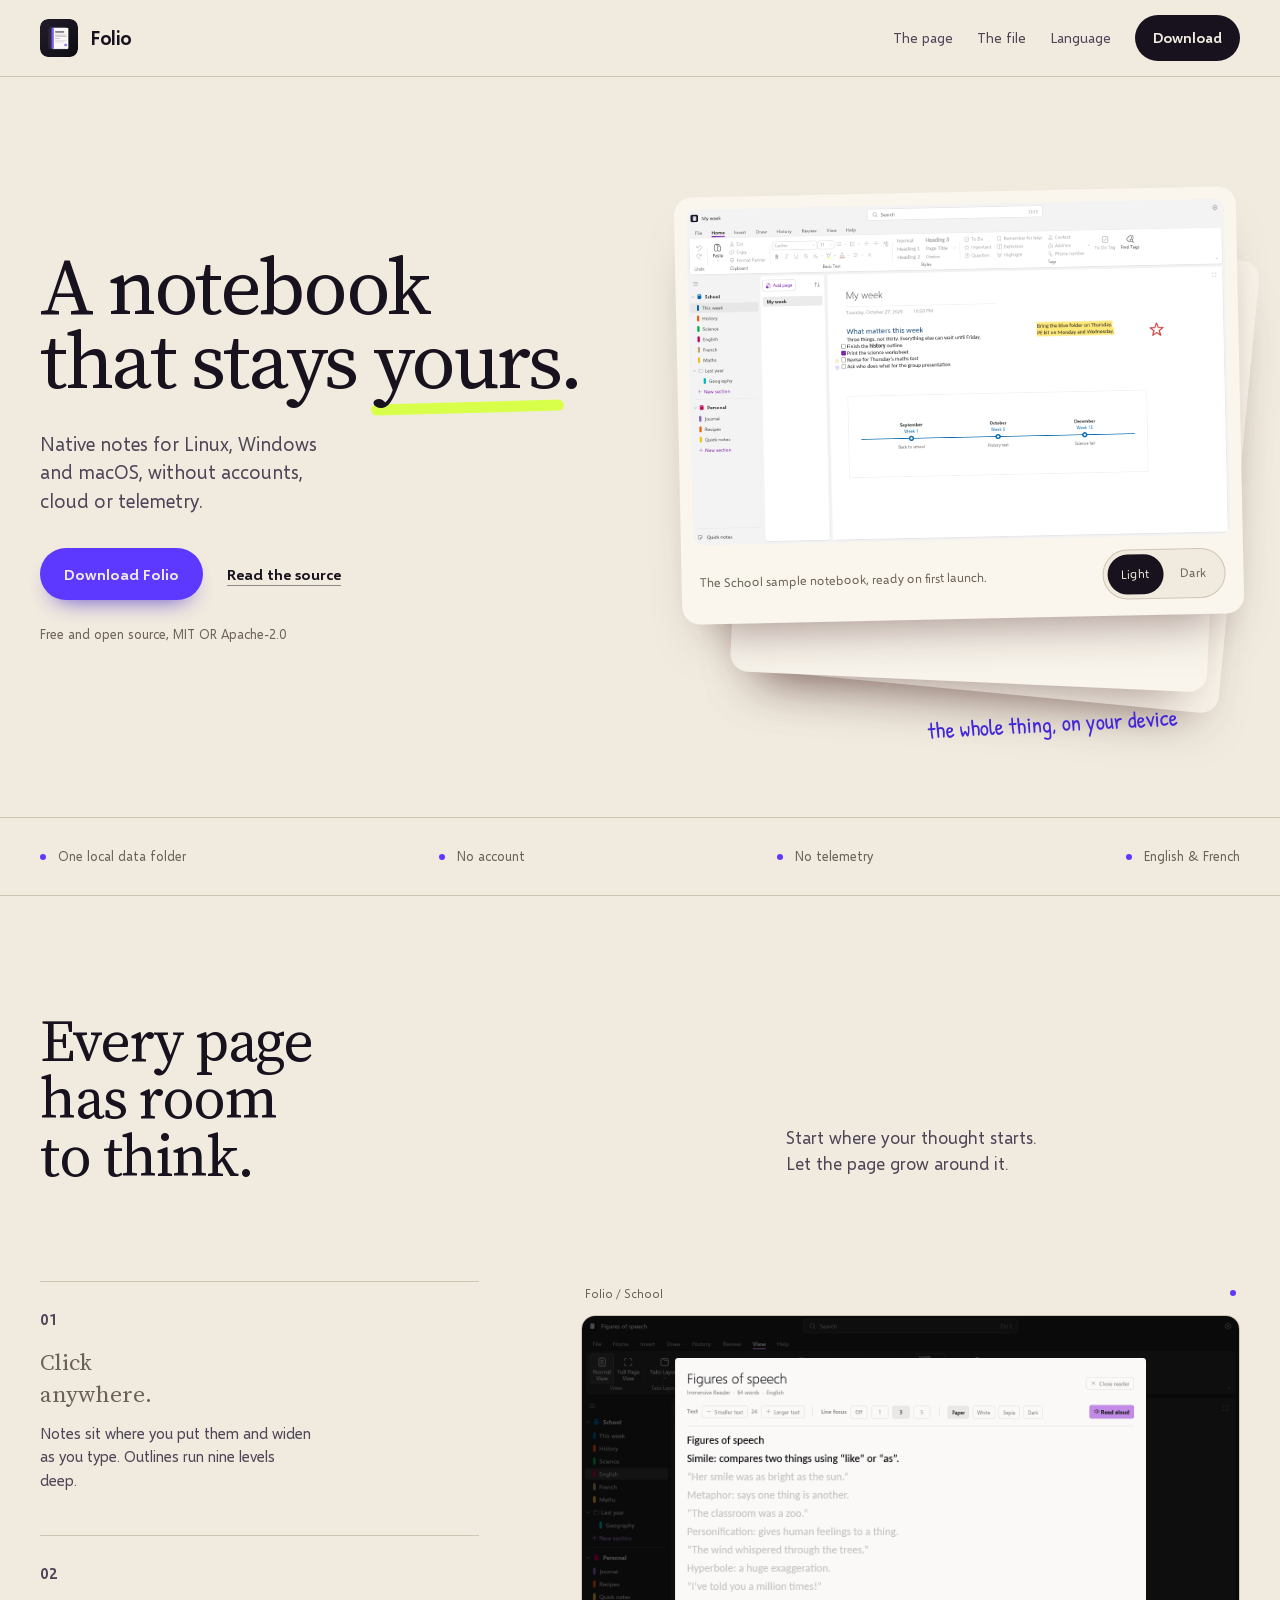
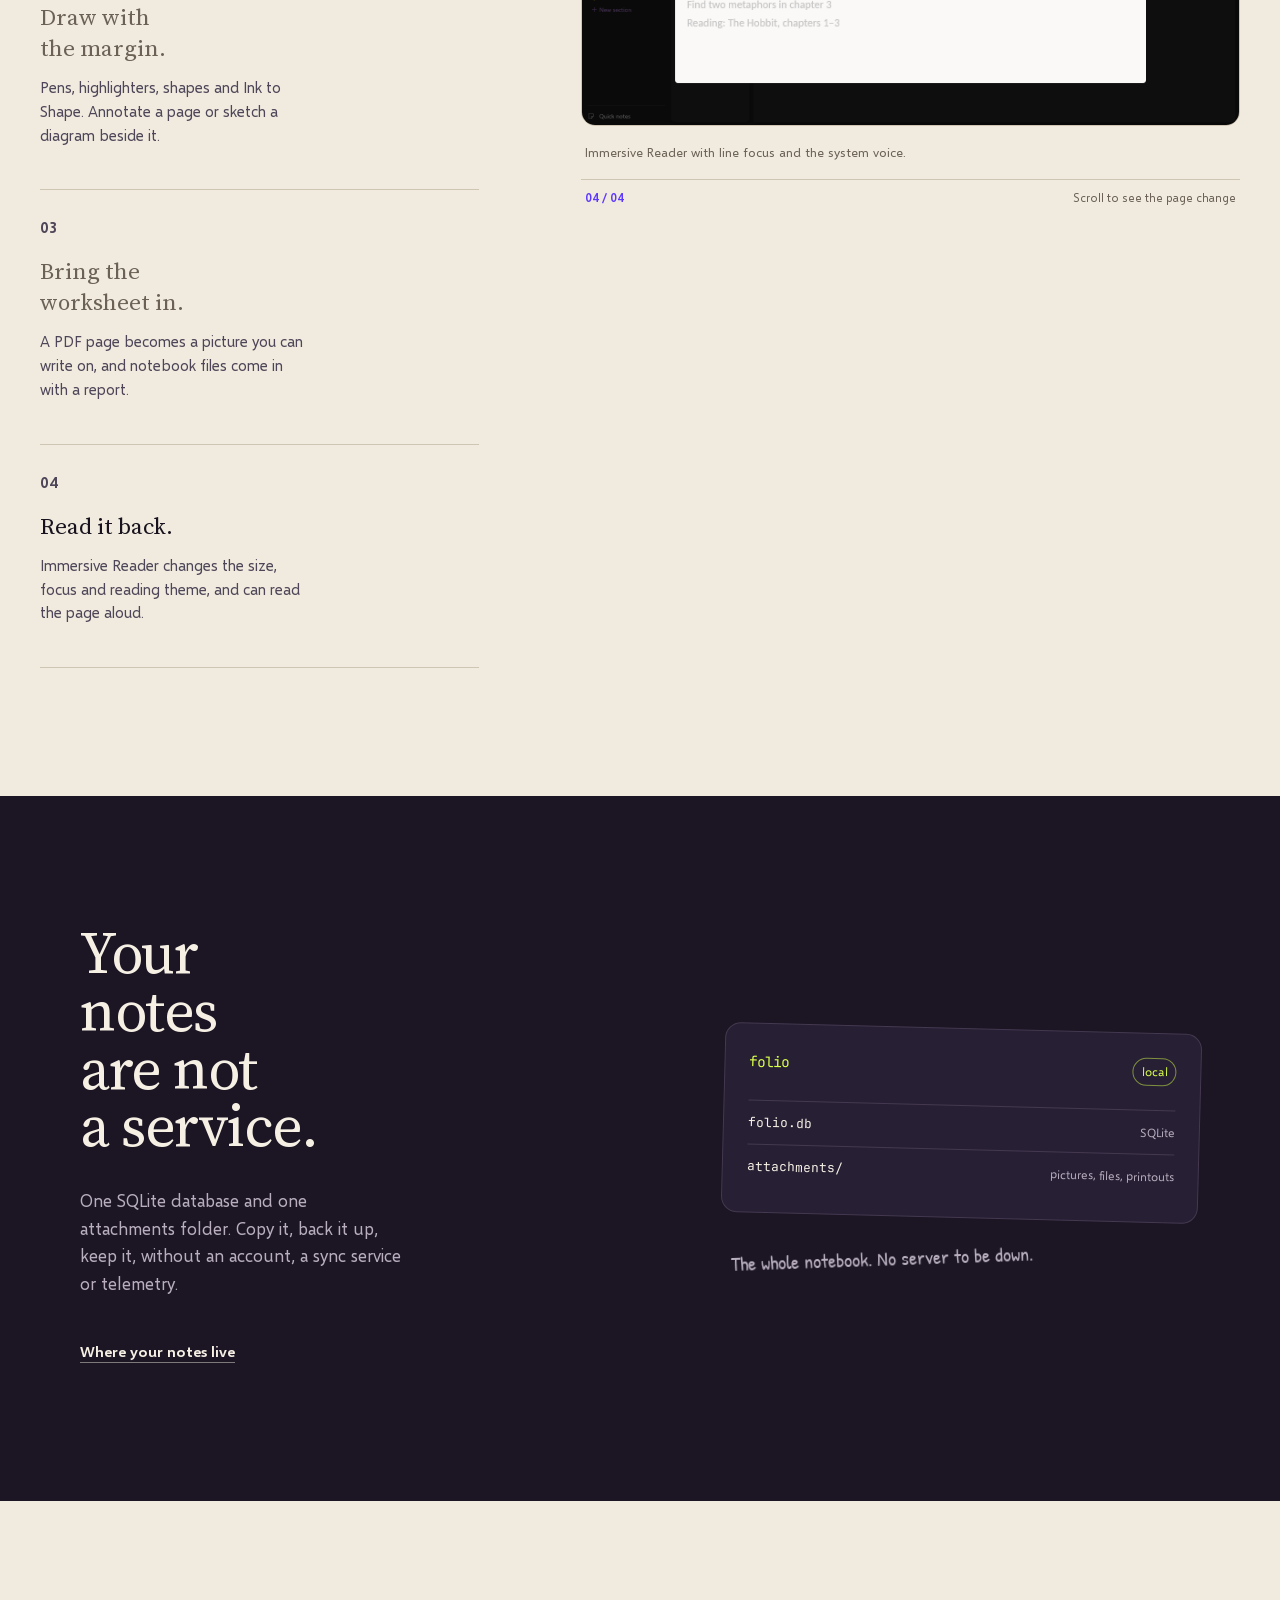
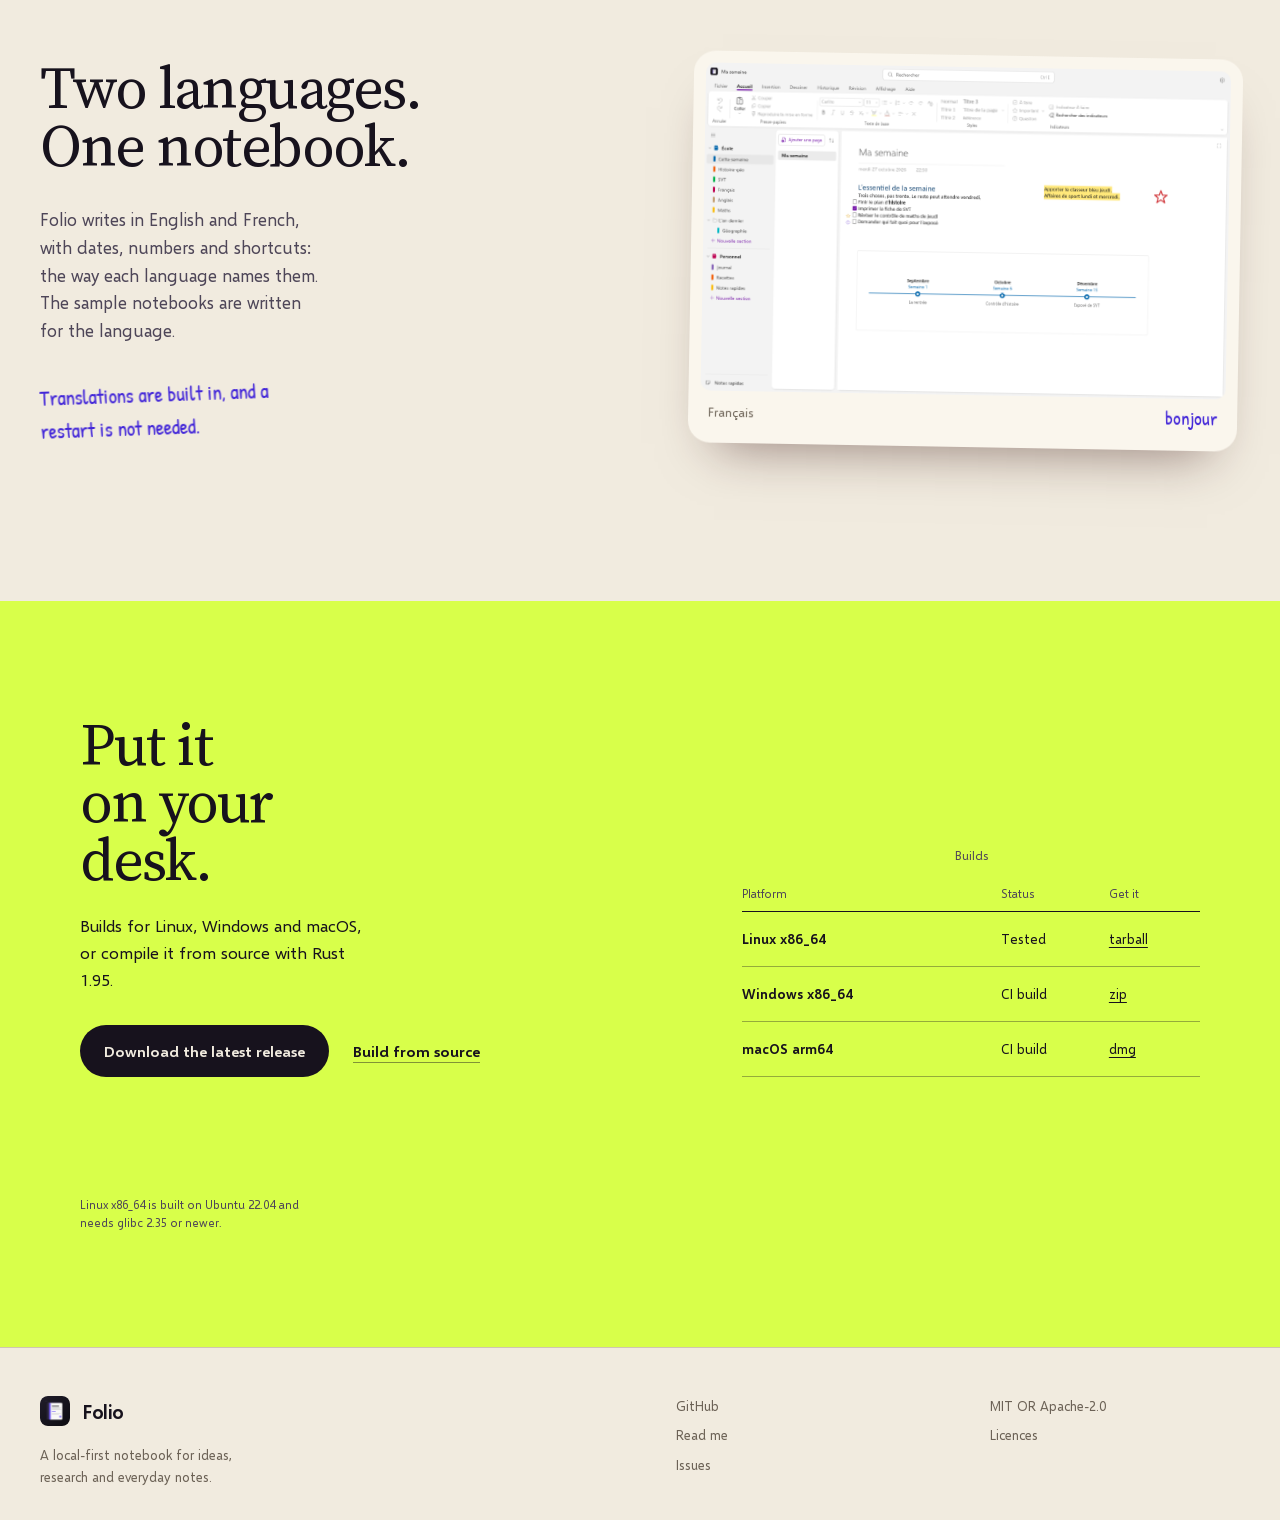
<file: site/index.html>
<!doctype html>
<html lang="en">
<head>
  <meta charset="utf-8">
  <meta name="viewport" content="width=device-width, initial-scale=1">
  <title>Folio: a notebook that stays yours</title>
  <meta name="description" content="Folio is a local-first notebook for Linux, Windows and macOS. Free-form pages, ink, PDF printouts and a single SQLite file. No account, no cloud, no telemetry.">
  <meta name="theme-color" content="#f1ebdf">
  <meta property="og:type" content="website">
  <meta property="og:title" content="Folio: a notebook that stays yours">
  <meta property="og:description" content="A local-first notebook for Linux, Windows and macOS. No account, no cloud, no telemetry.">
  <meta property="og:url" content="https://moshemalawach.github.io/folio/">
  <meta property="og:site_name" content="Folio">
  <meta property="og:image" content="https://moshemalawach.github.io/folio/assets/social-card.png">
  <meta property="og:image:type" content="image/png">
  <meta property="og:image:width" content="1200">
  <meta property="og:image:height" content="630">
  <meta property="og:image:alt" content="Folio: a notebook that stays yours.">
  <meta name="twitter:card" content="summary_large_image">
  <meta name="twitter:title" content="Folio: a notebook that stays yours">
  <meta name="twitter:description" content="A local-first notebook for Linux, Windows and macOS. No account, no cloud, no telemetry.">
  <meta name="twitter:image" content="https://moshemalawach.github.io/folio/assets/social-card.png">
  <meta name="twitter:image:alt" content="Folio: a notebook that stays yours.">
  <link rel="canonical" href="https://moshemalawach.github.io/folio/">
  <link rel="icon" href="assets/icon.png" type="image/png">
  <link rel="stylesheet" href="styles.css">
  <script src="site.js" defer></script>
</head>
<body>
  <a class="skip-link" href="#main">Skip to content</a>

  <header class="site-header">
    <div class="shell site-header__inner">
      <a class="brand" href="./" aria-label="Folio home">
        <img src="assets/icon.png" alt="" width="38" height="38">
        <span>Folio</span>
      </a>
      <nav class="site-nav" aria-label="Primary">
        <a href="#page">The page</a>
        <a href="#file">The file</a>
        <a href="#language">Language</a>
        <a class="nav-download" href="https://github.com/moshemalawach/folio/releases/latest">Download</a>
      </nav>
    </div>
  </header>

  <main id="main">
    <section class="hero shell" aria-labelledby="hero-title">
      <div class="hero__copy">
        <h1 id="hero-title">A notebook<br>that stays <span class="marker">yours</span>.</h1>
        <p class="hero__lede">Native notes for Linux, Windows and macOS, without accounts, cloud or telemetry.</p>
        <div class="hero__actions">
          <a class="button button--primary" href="https://github.com/moshemalawach/folio/releases/latest">Download Folio</a>
          <a class="text-link" href="https://github.com/moshemalawach/folio">Read the source</a>
        </div>
        <p class="hero__small">Free and open source, MIT OR Apache-2.0</p>
      </div>

      <div class="hero__art">
        <div class="hero__page hero__page--back" aria-hidden="true"></div>
        <div class="hero__page hero__page--middle" aria-hidden="true"></div>
        <figure class="hero__screen">
          <img class="hero__image is-active" data-theme-image="light" src="assets/images/folio-light.png" width="1440" height="900" alt="Folio's School notebook: a to-do list with one box ticked, highlighted reminders and a timeline of the term.">
          <img class="hero__image" data-theme-image="dark" src="assets/images/folio-dark.png" width="1440" height="900" alt="Folio in dark mode: a folded outline with tags in the margin and a dated timeline.">
          <figcaption>
            <span>The School sample notebook, ready on first launch.</span>
            <span class="theme-switch" role="group" aria-label="Preview theme">
              <button type="button" class="theme-switch__button is-active" data-theme="light" aria-pressed="true">Light</button>
              <button type="button" class="theme-switch__button" data-theme="dark" aria-pressed="false">Dark</button>
            </span>
          </figcaption>
        </figure>
        <p class="hero__note" aria-hidden="true">the whole thing, on your device</p>
      </div>
    </section>

    <div class="promise" aria-label="Folio's promises">
      <div class="shell promise__inner">
        <span>One local data folder</span>
        <span>No account</span>
        <span>No telemetry</span>
        <span>English &amp; French</span>
      </div>
    </div>

    <section class="workflow" id="page" aria-labelledby="workflow-title">
      <div class="shell workflow__intro">
        <h2 id="workflow-title">Every page has room to think.</h2>
        <p>Start where your thought starts. Let the page grow around it.</p>
      </div>

      <div class="shell workflow__grid">
        <div class="workflow__steps" aria-label="What Folio does">
          <article class="step is-active" data-step="0">
            <p class="step__number">01</p>
            <h3>Click anywhere.</h3>
            <p>Notes sit where you put them and widen as you type. Outlines run nine levels deep.</p>
          </article>
          <article class="step" data-step="1">
            <p class="step__number">02</p>
            <h3>Draw with the margin.</h3>
            <p>Pens, highlighters, shapes and Ink to Shape. Annotate a page or sketch a diagram beside it.</p>
          </article>
          <article class="step" data-step="2">
            <p class="step__number">03</p>
            <h3>Bring the worksheet in.</h3>
            <p>A PDF page becomes a picture you can write on, and notebook files come in with a report.</p>
          </article>
          <article class="step" data-step="3">
            <p class="step__number">04</p>
            <h3>Read it back.</h3>
            <p>Immersive Reader changes the size, focus and reading theme, and can read the page aloud.</p>
          </article>
        </div>

        <div class="workflow__stage">
          <div class="stage__top row">
            <span>Folio / School</span>
            <span class="stage__dot" aria-hidden="true"></span>
          </div>
          <div class="stage__media">
            <figure class="stage__screen is-active" data-screen="0">
              <img src="assets/images/folio-outline.png" width="1440" height="900" alt="A note container with a paragraph handle, tags and a folded outline item.">
            </figure>
            <figure class="stage__screen" data-screen="1">
              <img src="assets/images/folio-draw.png" width="1440" height="900" alt="The Draw tab over a hand-drawn right triangle and two equations.">
            </figure>
            <figure class="stage__screen" data-screen="2">
              <img src="assets/images/folio-printout.png" width="1440" height="900" alt="A PDF printout page with exercise and worksheet annotations.">
            </figure>
            <figure class="stage__screen" data-screen="3">
              <img src="assets/images/folio-reader.png" width="1440" height="900" alt="The Immersive Reader with larger text and a three-line focus.">
            </figure>
          </div>
          <p class="stage__caption" data-caption>A note container on hover, with its paragraph handle and tags.</p>
          <div class="stage__foot">
            <span class="stage__index" aria-hidden="true">01 / 04</span>
            <span class="stage__hint">Scroll to see the page change</span>
          </div>
        </div>
      </div>
    </section>

    <section class="file" id="file" aria-labelledby="file-title">
      <div class="shell file__inner">
        <div class="file__copy">
          <h2 id="file-title">Your notes are not a service.</h2>
          <p>One SQLite database and one attachments folder. Copy it, back it up, keep it, without an account, a sync service or telemetry.</p>
          <a class="text-link text-link--light" href="https://github.com/moshemalawach/folio#where-your-notes-live">Where your notes live</a>
        </div>
        <div class="file__visual">
          <div class="file__" aria-label="The folio data folder contains folio.db and an attachments folder">
            <div class="file__head">
              <span class="file__name">folio</span>
              <span class="file__label">local</span>
            </div>
            <div class="file__row">
              <span>folio.db</span>
              <span>SQLite</span>
            </div>
            <div class="file__row">
              <span>attachments/</span>
              <span>pictures, files, printouts</span>
            </div>
          </div>
          <p class="file__caption">The whole notebook. No server to be down.</p>
        </div>
      </div>
    </section>

    <section class="language section" id="language" aria-labelledby="language-title">
      <div class="shell language__grid">
        <div class="language__copy">
          <h2 id="language-title">Two languages. One notebook.</h2>
          <p>Folio writes in English and French, with dates, numbers and shortcuts: the way each language names them. The sample notebooks are written for the language.</p>
          <p class="language__note">Translations are built in, and a restart is not needed.</p>
        </div>
        <figure class="language__shot">
          <img src="assets/images/folio-fr.png" width="1440" height="900" alt="Folio in French: the School notebook, with the ribbon and a sample page in French.">
          <figcaption>Français</figcaption>
        </figure>
      </div>
    </section>

    <section class="download" id="download" aria-labelledby="download-title">
      <div class="shell download__inner">
        <div class="download__copy">
          <h2 id="download-title">Put it on your desk.</h2>
          <p>Builds for Linux, Windows and macOS, or compile it from source with Rust 1.95.</p>
          <div class="download__actions">
            <a class="button button--dark" href="https://github.com/moshemalawach/folio/releases/latest">Download the latest release</a>
            <a class="text-link" href="https://github.com/moshemalawach/folio#build-and-run">Build from source</a>
          </div>
        </div>
        <table class="builds">
          <caption>Builds</caption>
          <thead>
            <tr><th scope="col">Platform</th><th scope="col">Status</th><th scope="col">Get it</th></tr>
          </thead>
          <tbody>
            <tr><td>Linux x86_64</td><td>Tested</td><td><a href="https://github.com/moshemalawach/folio/releases/latest">tarball</a></td></tr>
            <tr><td>Windows x86_64</td><td>CI build</td><td><a href="https://github.com/moshemalawach/folio/releases/latest">zip</a></td></tr>
            <tr><td>macOS arm64</td><td>CI build</td><td><a href="https://github.com/moshemalawach/folio/releases/latest">dmg</a></td></tr>
          </tbody>
        </table>
        <p class="builds__note">Linux x86_64 is built on Ubuntu 22.04 and needs glibc 2.35 or newer.</p>
      </div>
    </section>
  </main>

  <footer class="footer">
    <div class="shell footer__inner">
      <div class="footer__brand">
        <a class="brand" href="./" aria-label="Folio home">
          <img src="assets/icon.png" alt="" width="30" height="30">
          <span>Folio</span>
        </a>
        <p>A local-first notebook for ideas, research and everyday notes.</p>
      </div>
      <nav class="footer__nav" aria-label="Project">
        <a href="https://github.com/moshemalawach/folio">GitHub</a>
        <a href="https://github.com/moshemalawach/folio#readme">Read me</a>
        <a href="https://github.com/moshemalawach/folio/issues">Issues</a>
      </nav>
      <div class="footer__legal">
        <span>MIT OR Apache-2.0</span>
        <a href="licenses.html">Licences</a>
      </div>
    </div>
  </footer>
</body>
</html>
</file>
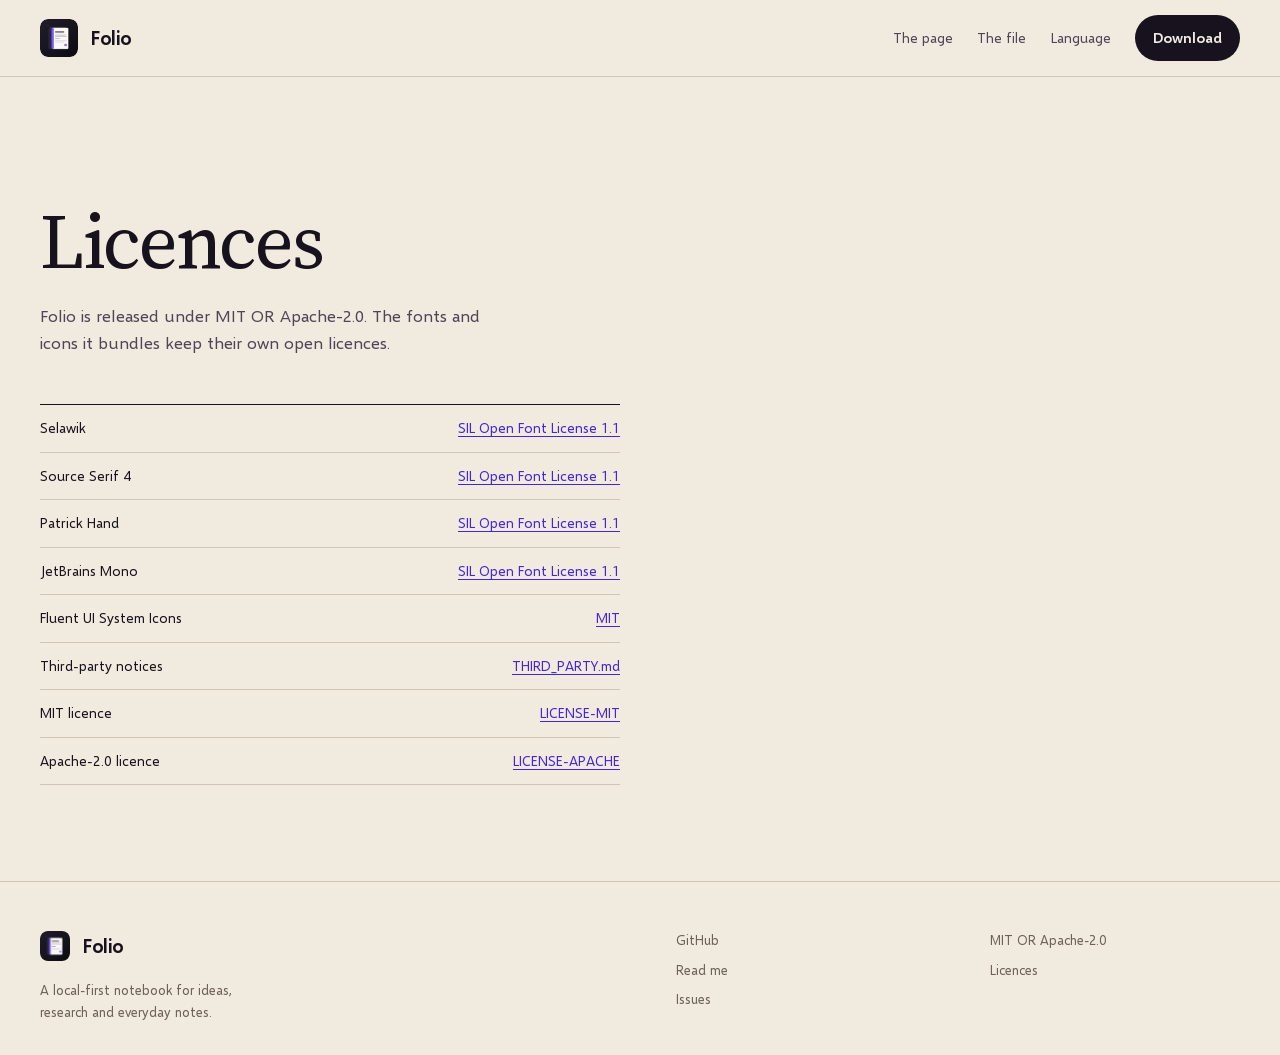
<file: site/licenses.html>
<!doctype html>
<html lang="en">
<head>
  <meta charset="utf-8">
  <meta name="viewport" content="width=device-width, initial-scale=1">
  <title>Licences: Folio</title>
  <meta name="description" content="Licences for Folio, its fonts and its third-party components.">
  <meta name="theme-color" content="#f1ebdf">
  <link rel="canonical" href="https://moshemalawach.github.io/folio/licenses.html">
  <link rel="icon" href="assets/icon.png" type="image/png">
  <link rel="stylesheet" href="styles.css">
</head>
<body>
  <a class="skip-link" href="#main">Skip to content</a>

  <header class="site-header">
    <div class="shell site-header__inner">
      <a class="brand" href="./" aria-label="Folio home">
        <img src="assets/icon.png" alt="" width="38" height="38">
        <span>Folio</span>
      </a>
      <nav class="site-nav" aria-label="Primary">
        <a href="./#page">The page</a>
        <a href="./#file">The file</a>
        <a href="./#language">Language</a>
        <a class="nav-download" href="https://github.com/moshemalawach/folio/releases/latest">Download</a>
      </nav>
    </div>
  </header>

  <main id="main" class="legal shell">
    <h1>Licences</h1>
    <p>Folio is released under MIT OR Apache-2.0. The fonts and icons it bundles keep their own open licences.</p>
    <ul>
      <li><span>Selawik</span><a href="assets/licenses/Selawik-OFL.txt">SIL Open Font License 1.1</a></li>
      <li><span>Source Serif 4</span><a href="assets/licenses/SourceSerif4-OFL.txt">SIL Open Font License 1.1</a></li>
      <li><span>Patrick Hand</span><a href="assets/licenses/PatrickHand-OFL.txt">SIL Open Font License 1.1</a></li>
      <li><span>JetBrains Mono</span><a href="assets/licenses/JetBrainsMono-OFL.txt">SIL Open Font License 1.1</a></li>
      <li><span>Fluent UI System Icons</span><a href="https://github.com/moshemalawach/folio/blob/main/THIRD_PARTY.md">MIT</a></li>
      <li><span>Third-party notices</span><a href="https://github.com/moshemalawach/folio/blob/main/THIRD_PARTY.md">THIRD_PARTY.md</a></li>
      <li><span>MIT licence</span><a href="https://github.com/moshemalawach/folio/blob/main/LICENSE-MIT">LICENSE-MIT</a></li>
      <li><span>Apache-2.0 licence</span><a href="https://github.com/moshemalawach/folio/blob/main/LICENSE-APACHE">LICENSE-APACHE</a></li>
    </ul>
  </main>

  <footer class="footer">
    <div class="shell footer__inner">
      <div class="footer__brand">
        <a class="brand" href="./" aria-label="Folio home">
          <img src="assets/icon.png" alt="" width="30" height="30">
          <span>Folio</span>
        </a>
        <p>A local-first notebook for ideas, research and everyday notes.</p>
      </div>
      <nav class="footer__nav" aria-label="Project">
        <a href="https://github.com/moshemalawach/folio">GitHub</a>
        <a href="https://github.com/moshemalawach/folio#readme">Read me</a>
        <a href="https://github.com/moshemalawach/folio/issues">Issues</a>
      </nav>
      <div class="footer__legal">
        <span>MIT OR Apache-2.0</span>
        <a href="licenses.html">Licences</a>
      </div>
    </div>
  </footer>
</body>
</html>
</file>
<file: site/styles.css>
@import url("./tokens.css");

@font-face {
  font-family: "Selawik";
  src: url("assets/fonts/Selawik-Regular.woff2") format("woff2");
  font-weight: 400;
  font-style: normal;
  font-display: swap;
}
@font-face {
  font-family: "Selawik";
  src: url("assets/fonts/Selawik-Semibold.woff2") format("woff2");
  font-weight: 600;
  font-style: normal;
  font-display: swap;
}
@font-face {
  font-family: "Source Serif 4";
  src: url("assets/fonts/SourceSerif4-Regular.woff2") format("woff2");
  font-weight: 400;
  font-style: normal;
  font-display: swap;
}
@font-face {
  font-family: "Source Serif 4";
  src: url("assets/fonts/SourceSerif4-Bold.woff2") format("woff2");
  font-weight: 600;
  font-style: normal;
  font-display: swap;
}
@font-face {
  font-family: "Patrick Hand";
  src: url("assets/fonts/PatrickHand-Regular.woff2") format("woff2");
  font-weight: 400;
  font-style: normal;
  font-display: swap;
}
@font-face {
  font-family: "JetBrains Mono";
  src: url("assets/fonts/JetBrainsMono-Regular.woff2") format("woff2");
  font-weight: 400;
  font-style: normal;
  font-display: swap;
}

*,
*::before,
*::after {
  box-sizing: border-box;
}

html {
  scroll-behavior: smooth;
  scrollbar-color: var(--violet) var(--paper);
}

html,
body {
  overflow-x: clip;
}

body {
  margin: 0;
  background: var(--paper);
  color: var(--ink);
  font-family: var(--font-body);
  font-size: 17px;
  line-height: 1.6;
  -webkit-font-smoothing: antialiased;
  caret-color: var(--violet);
}

::selection {
  background: var(--lime);
  color: var(--ink);
}

:focus-visible {
  outline: 3px solid var(--violet);
  outline-offset: 3px;
}

img {
  display: block;
  max-width: 100%;
  height: auto;
}

a {
  color: inherit;
}

button,
input {
  font: inherit;
}

h1,
h2,
h3,
p {
  margin: 0;
}

h1,
h2,
h3 {
  font-family: var(--font-display);
  font-weight: 400;
  overflow-wrap: break-word;
  min-width: 0;
  text-wrap: balance;
}

h1 {
  font-size: clamp(4.1rem, 6.3vw, 6.9rem);
  line-height: 0.92;
  letter-spacing: -0.03em;
}

h2 {
  font-size: clamp(2.7rem, 4.6vw, 4.8rem);
  line-height: 0.98;
  letter-spacing: -0.025em;
}

h3 {
  font-size: clamp(1.3rem, 1.8vw, 1.65rem);
  line-height: 1.35;
}

p {
  max-width: 65ch;
}

.shell {
  width: min(100% - 2 * var(--gutter), var(--container));
  margin-inline: auto;
}

.skip-link {
  position: absolute;
  top: var(--space-3);
  left: var(--space-5);
  z-index: 10;
  transform: translateY(-250%);
  background: var(--ink);
  color: var(--paper);
  padding: var(--space-2) var(--space-4);
  border-radius: 4px;
  font-size: 0.85rem;
  text-decoration: none;
}

.skip-link:focus {
  transform: translateY(0);
}

.site-header {
  position: sticky;
  top: 0;
  z-index: 8;
  background: var(--paper);
  border-bottom: 1px solid var(--rule);
}

.site-header__inner {
  display: flex;
  align-items: center;
  justify-content: space-between;
  min-height: 76px;
  gap: var(--space-6);
}

.brand {
  display: inline-flex;
  align-items: center;
  gap: var(--space-3);
  color: var(--ink);
  font-size: 1.22rem;
  font-weight: 600;
  letter-spacing: -0.02em;
  text-decoration: none;
}

.brand img {
  border-radius: 8px;
}

.site-nav {
  display: flex;
  align-items: center;
  gap: var(--space-5);
  font-size: 0.9rem;
}

.site-nav a {
  color: var(--ink-soft);
  text-decoration: none;
  padding-block: 4px;
}

.site-nav a:hover {
  color: var(--ink);
}

.site-nav a:active,
.nav-download:active {
  color: var(--violet);
}

.site-nav a:not(.nav-download) {
  border-bottom: 1px solid transparent;
}

.site-nav a:not(.nav-download):hover {
  border-bottom-color: var(--ink);
}

.nav-download {
  padding: 11px 18px !important;
  border-radius: 999px;
  background: var(--ink);
  color: var(--paper) !important;
  font-weight: 600;
  transition: background-color 160ms var(--ease), color 160ms var(--ease);
}

.nav-download:hover {
  background: var(--violet);
  color: var(--paper) !important;
}

.hero {
  display: grid;
  grid-template-columns: minmax(0, 1fr) minmax(0, 1fr);
  align-items: center;
  gap: clamp(32px, 6vw, 96px);
  padding-top: clamp(64px, 9vw, 118px);
  padding-bottom: clamp(72px, 9vw, 128px);
}

.hero__copy {
  max-width: 660px;
}

.marker {
  position: relative;
  white-space: nowrap;
}

.marker::after {
  content: "";
  position: absolute;
  left: -0.03em;
  right: -0.05em;
  bottom: 0.03em;
  height: 0.14em;
  z-index: -1;
  background: var(--lime);
  transform: rotate(-1.5deg);
  border-radius: 999px;
}

.hero__lede {
  max-width: 30ch;
  margin-top: var(--space-6);
  font-size: clamp(1.12rem, 1.5vw, 1.38rem);
  line-height: 1.5;
  color: var(--ink-soft);
}

.hero__actions,
.download__actions {
  display: flex;
  flex-wrap: wrap;
  align-items: center;
  gap: var(--space-5);
  margin-top: var(--space-6);
}

.hero__small {
  margin-top: var(--space-5);
  color: var(--muted);
  font-size: 0.82rem;
}

.button {
  display: inline-flex;
  align-items: center;
  justify-content: center;
  min-height: 52px;
  padding: 0 24px;
  border-radius: 999px;
  font-size: 0.94rem;
  font-weight: 600;
  line-height: 1;
  text-decoration: none;
  transition: background-color 160ms var(--ease), color 160ms var(--ease), transform 160ms var(--ease);
}

.button:hover {
  transform: translateY(-2px);
}

.button--primary {
  background: var(--violet);
  color: var(--paper);
  box-shadow: 0 12px 24px -14px color-mix(in srgb, var(--violet) 75%, var(--black));
}

.button--primary:hover {
  background: var(--violet-deep);
}

.button:active {
  transform: translateY(0);
}

.button--dark {
  background: var(--ink);
  color: var(--paper);
}

.button--dark:hover {
  background: var(--violet);
}

.text-link {
  display: inline-flex;
  align-items: center;
  min-height: 44px;
  color: var(--ink);
  font-size: 0.94rem;
  font-weight: 600;
  text-decoration: underline;
  text-decoration-thickness: 1px;
  text-underline-offset: 5px;
  text-decoration-color: color-mix(in srgb, var(--ink) 45%, transparent);
  transition: color 160ms var(--ease), text-decoration-color 160ms var(--ease);
}

.text-link:hover {
  color: var(--violet);
  text-decoration-color: var(--violet);
}

.text-link--light {
  color: var(--night-ink);
  text-decoration-color: color-mix(in srgb, var(--night-ink) 45%, transparent);
}

.text-link--light:hover {
  color: var(--lime);
  text-decoration-color: var(--lime);
}

.hero__art {
  position: relative;
  min-height: 510px;
  isolation: isolate;
}

.hero__page {
  position: absolute;
  border-radius: 18px;
  background: var(--paper-light);
  box-shadow: var(--shadow-page);
}

.hero__page--back {
  inset: 9% 0 2% 13%;
  transform: rotate(5.5deg);
  opacity: 0.78;
}

.hero__page--middle {
  inset: 5% 4% 4% 11%;
  transform: rotate(2.6deg);
  opacity: 0.9;
}

.hero__screen {
  position: relative;
  z-index: 2;
  margin: 0;
  padding: 12px 12px 0;
  border-radius: 18px;
  background: var(--paper-light);
  box-shadow: var(--shadow-page);
  transform: rotate(-1.2deg);
  transition: transform 450ms var(--ease);
}

.hero__screen:hover {
  transform: rotate(0deg) translateY(-6px);
}

.hero__image {
  display: none;
  width: 100%;
  aspect-ratio: 16 / 10;
  object-fit: cover;
  border-radius: 11px;
}

.hero__image.is-active {
  display: block;
}

.hero__screen figcaption {
  display: flex;
  flex-wrap: wrap;
  align-items: center;
  justify-content: space-between;
  gap: var(--space-2) var(--space-4);
  padding: 13px 6px 16px;
  color: var(--muted);
  font-size: 0.78rem;
}

.theme-switch {
  display: inline-flex;
  gap: 3px;
  padding: 4px;
  border: 1px solid var(--rule);
  border-radius: 999px;
  background: var(--paper);
}

.theme-switch__button {
  min-height: 40px;
  border: 0;
  border-radius: 999px;
  padding: 8px 14px;
  background: transparent;
  color: var(--muted);
  cursor: pointer;
  font-size: 0.76rem;
  line-height: 1;
}

.theme-switch__button:active {
  background: var(--violet-soft);
}

.theme-switch__button.is-active {
  background: var(--ink);
  color: var(--paper);
}

.hero__note {
  position: absolute;
  right: 11%;
  bottom: -34px;
  z-index: 3;
  color: var(--violet-deep);
  font-family: var(--font-script);
  font-size: 1.42rem;
  line-height: 1;
  transform: rotate(-3deg);
}

.promise {
  padding-block: 8px;
  border-top: 1px solid var(--rule);
  border-bottom: 1px solid var(--rule);
}

.promise__inner {
  display: flex;
  align-items: center;
  justify-content: space-between;
  gap: var(--space-5);
  padding-block: 20px;
  color: var(--muted);
  font-size: 0.82rem;
}

.promise__inner span {
  display: inline-flex;
  align-items: center;
  gap: var(--space-3);
}

.promise__inner span::before {
  content: "";
  width: 6px;
  height: 6px;
  border-radius: 999px;
  background: var(--violet);
}

.workflow {
  padding-top: clamp(80px, 9vw, 128px);
}

.workflow__intro {
  display: grid;
  grid-template-columns: minmax(0, 1.2fr) minmax(0, 0.8fr);
  gap: var(--space-8);
  align-items: end;
  padding-bottom: var(--space-7);
}

.workflow__intro h2 {
  max-width: 10ch;
}

.workflow__intro p {
  max-width: 31ch;
  padding-bottom: 7px;
  color: var(--ink-soft);
  font-size: 1.1rem;
  line-height: 1.5;
}

.workflow__grid {
  display: grid;
  grid-template-columns: minmax(0, 0.8fr) minmax(0, 1.2fr);
  gap: clamp(56px, 8vw, 128px);
  align-items: start;
  padding-top: var(--space-7);
}

.workflow__steps {
  border-top: 1px solid var(--rule);
}

.step {
  min-height: 210px;
  padding: 26px 0 42px;
  border-bottom: 1px solid var(--rule);
  color: var(--muted);
  transition: color 240ms var(--ease);
}

.step.is-active {
  color: var(--ink);
}

.step__number {
  margin-bottom: var(--space-4);
  color: var(--violet);
  font-size: 0.73rem;
  font-weight: 600;
}

.step h3 {
  max-width: 12ch;
  margin-bottom: var(--space-3);
}

.step p {
  max-width: 34ch;
  color: var(--ink-soft);
  font-size: 0.96rem;
  line-height: 1.55;
}

.workflow__stage {
  position: sticky;
  top: 104px;
  align-self: start;
}

.stage__top {
  display: flex;
  align-items: center;
  justify-content: space-between;
  padding: 3px 4px 12px;
  color: var(--muted);
  font-size: 0.74rem;
}

.stage__dot {
  width: 6px;
  height: 6px;
  border-radius: 999px;
  background: var(--violet);
}

.stage__media {
  position: relative;
  overflow: hidden;
  aspect-ratio: 16 / 10;
  border: 1px solid var(--rule);
  border-radius: 14px;
  background: var(--paper-deep);
}

.stage__screen {
  position: absolute;
  inset: 0;
  margin: 0;
  opacity: 0;
  transition: opacity 360ms var(--ease);
}

.stage__screen.is-active {
  opacity: 1;
}

.stage__screen img {
  width: 100%;
  height: 100%;
  object-fit: cover;
}

.stage__caption {
  margin: var(--space-4) var(--space-1) 0;
  color: var(--muted);
  font-size: 0.8rem;
}

.stage__foot {
  display: flex;
  align-items: center;
  justify-content: space-between;
  gap: var(--space-4);
  margin-top: var(--space-4);
  padding: var(--space-2) var(--space-1) var(--space-1);
  border-top: 1px solid var(--rule);
  color: var(--muted);
  font-size: 0.73rem;
}

.stage__index {
  color: var(--violet);
  font-weight: 600;
}

.stage__hint {
  color: var(--muted);
}

.file {
  margin-top: clamp(80px, 10vw, 150px);
  padding-block: clamp(80px, 10vw, 144px);
  padding-inline: var(--gutter);
  background: var(--night);
  color: var(--night-ink);
}

.file__inner {
  display: grid;
  grid-template-columns: minmax(0, 1.05fr) minmax(0, 0.95fr);
  gap: clamp(48px, 9vw, 136px);
  align-items: center;
}

.file__copy h2 {
  max-width: 9ch;
  color: var(--night-ink);
}

.file__copy p {
  max-width: 36ch;
  margin-top: var(--space-6);
  color: var(--night-muted);
  font-size: 1.08rem;
}

.file__copy .text-link {
  margin-top: var(--space-6);
}

.file :focus-visible {
  outline-color: var(--lime);
}

.file__visual {
  position: relative;
}

.file__ {
  padding: 24px;
  border: 1px solid var(--night-rule);
  border-radius: 16px;
  background: var(--night-2);
  font-family: var(--font-mono);
  font-size: 0.8rem;
  line-height: 1.5;
  transform: rotate(1.5deg);
}

.file__head {
  display: flex;
  align-items: center;
  justify-content: space-between;
  margin-bottom: var(--space-5);
  color: var(--lime);
  font-size: 0.9rem;
}

.file__label {
  padding: var(--space-1) var(--space-2);
  border: 1px solid color-mix(in srgb, var(--lime) 50%, transparent);
  border-radius: 999px;
  color: var(--lime);
  font-family: var(--font-body);
  font-size: 0.75rem;
}

.file__row {
  display: flex;
  align-items: center;
  justify-content: space-between;
  gap: var(--space-4);
  padding: var(--space-3) 0;
  border-top: 1px solid var(--night-rule);
  color: var(--night-ink);
}

.file__row span:last-child {
  color: var(--night-muted);
  font-size: 0.75rem;
  font-family: var(--font-body);
}

.file__caption {
  margin: var(--space-5) var(--space-2) 0;
  color: var(--night-muted);
  font-family: var(--font-script);
  font-size: 1.25rem;
  line-height: 1.4;
  transform: rotate(-2deg);
}

.language {
  padding-block: clamp(96px, 12vw, 176px);
}

.language__grid {
  display: grid;
  grid-template-columns: minmax(0, 1fr) minmax(0, 1fr);
  gap: clamp(48px, 8vw, 112px);
  align-items: center;
}

.language__copy h2 {
  max-width: 14ch;
}

.language__copy p {
  max-width: 31ch;
  margin-top: var(--space-6);
  color: var(--ink-soft);
  font-size: 1.08rem;
}

.language__note {
  color: var(--violet-deep) !important;
  font-family: var(--font-script);
  font-size: 1.3rem !important;
  transform: rotate(-2deg);
}

.language__shot {
  position: relative;
  margin: 0;
  padding: var(--space-3);
  border-radius: var(--radius-large);
  background: var(--paper-light);
  box-shadow: var(--shadow-page);
  transform: rotate(1deg);
}

.language__shot img {
  width: 100%;
  aspect-ratio: 16 / 10;
  object-fit: cover;
  border-radius: 10px;
}

.language__shot figcaption {
  display: flex;
  justify-content: space-between;
  padding: var(--space-3) var(--space-2) var(--space-2);
  color: var(--muted);
  font-size: 0.78rem;
}

.language__shot figcaption::after {
  content: "bonjour";
  color: var(--violet-deep);
  font-family: var(--font-script);
  font-size: 1.2rem;
  line-height: 0.8;
}

.download {
  padding-block: clamp(72px, 9vw, 128px);
  padding-inline: var(--gutter);
  background: var(--lime);
  color: var(--ink);
}

.download__inner {
  display: grid;
  grid-template-columns: minmax(0, 1.1fr) minmax(0, 0.9fr);
  gap: clamp(48px, 8vw, 120px);
  align-items: end;
}

.download h2 {
  max-width: 8ch;
}

.download__copy > p {
  max-width: 33ch;
  margin-top: var(--space-5);
  font-size: 1.05rem;
}

.download__actions .text-link {
  color: var(--ink);
}

.builds {
  width: 100%;
  border-collapse: collapse;
  text-align: left;
}

.builds caption {
  padding-bottom: var(--space-3);
  color: var(--ink-soft);
  font-size: 0.76rem;
}

.builds th {
  padding: var(--space-2) 0;
  border-bottom: 1px solid var(--ink);
  color: var(--ink-soft);
  font-size: 0.72rem;
  font-weight: 400;
}

.builds td {
  padding: var(--space-4) 0;
  border-bottom: 1px solid color-mix(in srgb, var(--ink) 35%, transparent);
  font-size: 0.86rem;
}

.builds td:first-child {
  font-weight: 600;
}

.builds a {
  color: var(--ink);
  text-underline-offset: 3px;
}

.builds a:hover {
  color: var(--violet-deep);
}

.builds__note {
  max-width: 42ch;
  margin-top: var(--space-4);
  color: var(--ink-soft);
  font-size: 0.74rem;
  line-height: 1.5;
}

.footer {
  border-top: 1px solid var(--rule);
  padding-block: var(--space-7) var(--space-6);
}

.footer__inner {
  display: grid;
  grid-template-columns: minmax(0, 1.6fr) minmax(0, 0.7fr) minmax(0, 0.7fr);
  gap: var(--space-8);
  align-items: start;
}

.footer__brand p {
  max-width: 34ch;
  margin-top: var(--space-3);
  color: var(--muted);
  font-size: 0.84rem;
}

.footer__nav,
.footer__legal {
  display: flex;
  flex-direction: column;
  gap: var(--space-2);
  color: var(--muted);
  font-size: 0.84rem;
}

.footer__nav a,
.footer__legal a {
  width: fit-content;
  color: var(--muted);
  text-decoration: none;
}

.footer__nav a:hover,
.footer__legal a:hover {
  color: var(--ink);
  text-decoration: underline;
  text-underline-offset: 3px;
}

@media (max-width: 1080px) {
  .hero {
    grid-template-columns: minmax(0, 1fr);
    gap: var(--space-8);
  }

  .hero__copy {
    max-width: 760px;
  }

  .hero__art {
    min-height: 0;
  }

  .hero__screen {
    transform: none;
  }

  .hero__screen:hover {
    transform: translateY(-4px);
  }

  .hero__page {
    display: none;
  }

  .hero__note {
    right: 0;
    bottom: -28px;
  }

  .workflow__grid,
  .file__inner,
  .language__grid,
  .download__inner {
    grid-template-columns: minmax(0, 1fr);
    gap: var(--space-8);
  }

  .workflow__stage {
    position: static;
    order: 1;
  }

  .workflow__steps {
    order: 2;
  }

  .step {
    min-height: auto;
  }

  .download__inner {
    align-items: start;
  }

  .builds {
    max-width: 680px;
  }

  .footer__inner {
    grid-template-columns: minmax(0, 1.4fr) minmax(0, 0.8fr);
  }

  .footer__brand {
    grid-column: 1 / -1;
  }
}

@media (max-width: 700px) {
  :root {
    --gutter: 20px;
  }

  body {
    font-size: 16px;
  }

  .site-header__inner {
    min-height: 68px;
  }

  .site-nav {
    gap: 18px;
  }

  .site-nav a:not(.nav-download) {
    display: none;
  }

  .brand {
    font-size: 1.1rem;
  }

  .hero {
    padding-top: var(--space-7);
    padding-bottom: var(--space-8);
  }

  h1 {
    font-size: clamp(3.85rem, 17vw, 5.2rem);
    letter-spacing: -0.035em;
  }

  h2 {
    font-size: clamp(2.55rem, 12vw, 3.6rem);
    letter-spacing: -0.025em;
  }

  .marker {
    white-space: normal;
  }

  .hero__lede {
    margin-top: var(--space-5);
  }

  .hero__actions {
    align-items: flex-start;
    flex-direction: column;
    gap: 0;
  }

  .hero__actions .button {
    width: 100%;
  }

  .hero__actions .text-link {
    margin-top: var(--space-2);
  }

  .hero__note {
    right: 0;
    bottom: -22px;
    font-size: 1.2rem;
  }

  .promise__inner {
    display: grid;
    grid-template-columns: 1fr 1fr;
    gap: var(--space-3) var(--space-5);
    font-size: 0.76rem;
  }

  .workflow {
    padding-top: var(--space-8);
  }

  .workflow__intro {
    display: block;
  }

  .workflow__intro h2 {
    max-width: 10ch;
  }

  .workflow__intro p {
    max-width: 34ch;
    margin-top: var(--space-5);
  }

  .workflow__grid {
    padding-top: var(--space-6);
  }

  .stage__caption {
    min-height: 3.2em;
  }

  .stage__hint {
    display: none;
  }

  .stage__foot {
    display: none;
  }

  .file {
    margin-top: var(--space-8);
  }

  .file__copy h2 {
    max-width: 9ch;
  }

  .file__ {
    padding: var(--space-5);
    font-size: 0.78rem;
  }

  .language {
    padding-block: var(--space-9);
  }

  .download {
    padding-block: var(--space-8);
  }

  .download__actions {
    align-items: flex-start;
    flex-direction: column;
    gap: 0;
  }

  .download__actions .button {
    width: 100%;
  }

  .download__actions .text-link {
    margin-top: var(--space-2);
  }

  .footer__inner {
    grid-template-columns: minmax(0, 1fr);
    gap: var(--space-6);
  }

  .footer__brand {
    grid-column: auto;
  }
}

@media (prefers-reduced-motion: reduce) {
  html {
    scroll-behavior: auto;
  }

  *,
  *::before,
  *::after {
    animation-duration: 0.01ms !important;
    animation-iteration-count: 1 !important;
    transition-duration: 0.01ms !important;
  }
}

.legal {
  padding-block: clamp(64px, 10vw, 128px) clamp(48px, 8vw, 96px);
}

.legal h1 {
  font-size: clamp(3rem, 6vw, 5rem);
  line-height: 0.95;
}

.legal p {
  max-width: 52ch;
  margin-top: var(--space-5);
  color: var(--ink-soft);
}

.legal ul {
  max-width: 580px;
  margin: var(--space-7) 0 0;
  padding: 0;
  border-top: 1px solid var(--ink);
  list-style: none;
}

.legal li {
  display: flex;
  flex-wrap: wrap;
  justify-content: space-between;
  gap: var(--space-3) var(--space-5);
  padding-block: var(--space-3);
  border-bottom: 1px solid var(--rule);
  font-size: 0.88rem;
}

.legal a {
  color: var(--violet-deep);
  text-underline-offset: 3px;
}

.legal a:hover {
  color: var(--ink);
}
</file>
